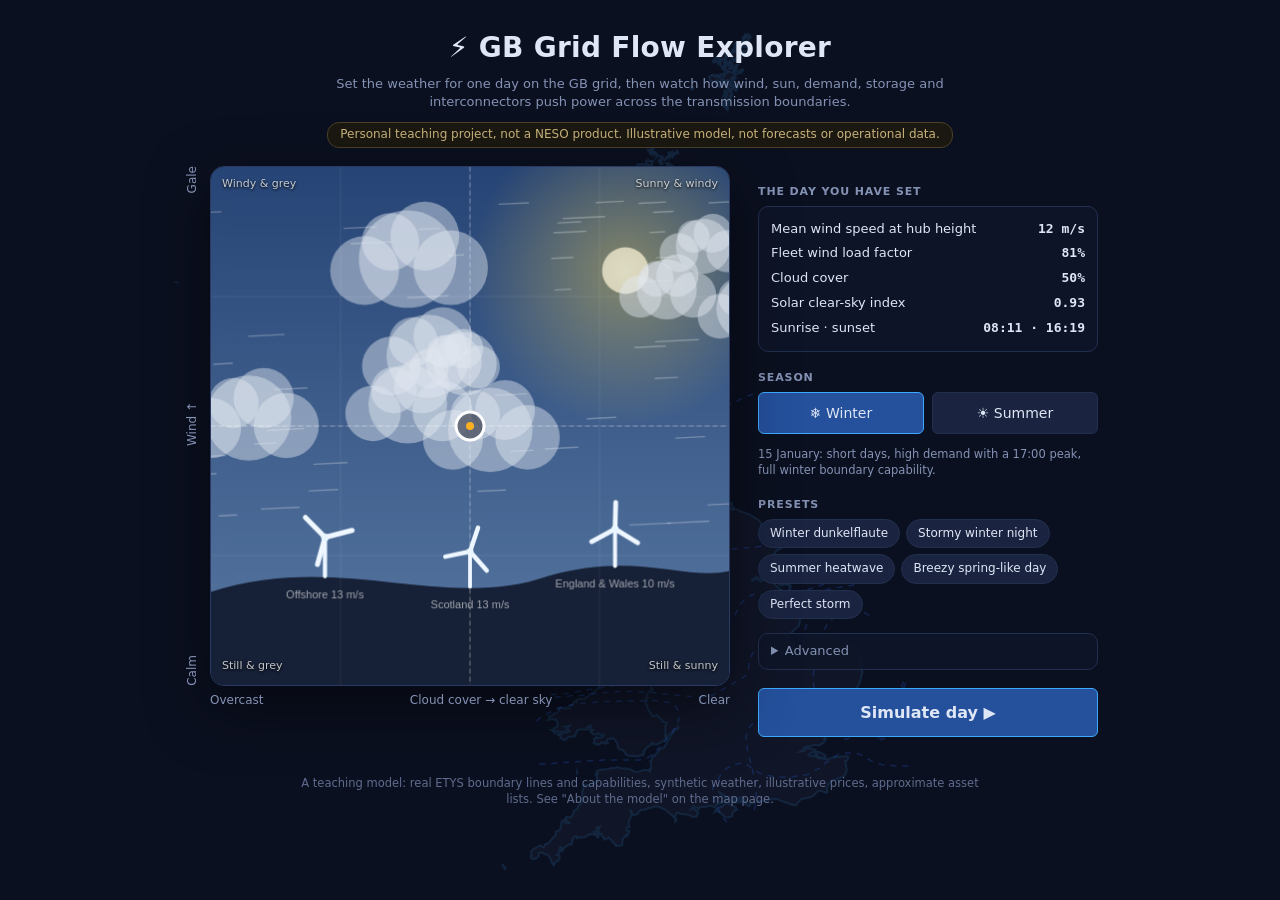
<file: index.html>
<!doctype html>
<html lang="en">
<head>
<meta charset="utf-8">
<meta name="viewport" content="width=device-width, initial-scale=1">
<title>GB Grid Flow Explorer</title>
<link rel="icon" href="data:image/svg+xml,%3Csvg xmlns='http://www.w3.org/2000/svg' viewBox='0 0 16 16'%3E%3Cpath d='M9 1 3 9h4l-1 6 6-8H8z' fill='%23ffb020'/%3E%3C/svg%3E">
<link rel="stylesheet" href="css/app.css">
<script>window.GBGFE_STATIC = true;</script>
</head>
<body class="configpage">
<canvas id="bgmap" aria-hidden="true"></canvas>
<div class="config">
  <header>
    <h1>⚡ GB Grid Flow Explorer</h1>
    <p>Set the weather for one day on the GB grid, then watch how wind, sun, demand, storage and interconnectors push power across the transmission boundaries.</p>
    <a id="noticeLink" class="notice" href="map.html#about" title="Opens About the model">Personal teaching project, not a NESO product. Illustrative model, not forecasts or operational data.</a>
  </header>

  <div class="config-grid">
    <div class="padwrap">
      <canvas id="pad" tabindex="0" aria-label="Weather pad: left/right = cloud cover, up/down = wind. Use arrow keys to move."></canvas>
      <span class="corner" style="left:40px;bottom:40px">Still &amp; grey</span>
      <span class="corner" style="right:12px;bottom:40px">Still &amp; sunny</span>
      <span class="corner" style="left:40px;top:10px">Windy &amp; grey</span>
      <span class="corner" style="right:12px;top:10px">Sunny &amp; windy</span>
      <div class="axis-y"><span>Calm</span><span>Wind ↑</span><span>Gale</span></div>
      <div class="axis-x"><span>Overcast</span><span>Cloud cover → clear sky</span><span>Clear</span></div>
    </div>

    <div class="side">
      <h3>The day you have set</h3>
      <div class="readouts" id="readouts"></div>

      <h3>Season</h3>
      <div class="season">
        <button class="btn" data-season="winter">❄ Winter</button>
        <button class="btn" data-season="summer">☀ Summer</button>
      </div>
      <p class="dim small" id="seasonNote"></p>

      <h3>Presets</h3>
      <div class="chips" id="presets"></div>

      <details class="adv">
        <summary>Advanced</summary>
        <label>Random seed <input type="number" id="seed" min="0" max="999999" step="1"></label>
        <label>Weather front <span><input type="checkbox" id="front"> <span class="dim small">wind sweeps north to south</span></span></label>
        <label>Summer derate <span><input type="range" id="derate" min="0.7" max="1" step="0.01"> <b class="mono" id="derateVal"></b></span></label>
        <label>Storage start SoC <span><input type="range" id="soc" min="0" max="1" step="0.05"> <b class="mono" id="socVal"></b></span></label>
        <p class="dim small">The same pad position and seed always give the same day. The summer derate is an assumption: ETYS only publishes winter capabilities. Storage ends the day where it started.</p>
      </details>

      <button class="btn go" id="go">Simulate day ▶</button>
      <p class="dim small" id="err"></p>
    </div>
  </div>

  <footer>A teaching model: real ETYS boundary lines and capabilities, synthetic weather, illustrative prices, approximate asset lists. See "About the model" on the map page.</footer>
</div>

<div id="overlay" class="overlay hidden">
  <canvas id="spinCanvas"></canvas>
  <div id="overlayText">Starting the turbines… solving 48 half-hours</div>
  <button class="btn hidden" id="overlayClose">Back</button>
</div>

<script type="module" src="js/config.js"></script>
</body>
</html>
</file>
<file: css/app.css>
:root {
  --bg: #0b1020; --land: #141b2f; --panel: #0f1629; --panel2: #141d36; --line: #22304f; --text: #dfe6f5; --dim: #8492b4;
  --accent: #3fa9ff; --warn: #ff2d55; --amber: #ffb020; --ok: #2ee6a6;
  --sans: "Segoe UI", Inter, system-ui, -apple-system, sans-serif;
  --mono: Consolas, "Cascadia Mono", "SF Mono", monospace;
}
* { box-sizing: border-box; }
html, body { height: 100%; margin: 0; background: var(--bg); color: var(--text); font: 13px/1.45 var(--sans); }
a { color: var(--accent); }
h2 { margin: 0 0 6px; font-size: 18px; }
h3 { margin: 14px 0 6px; font-size: 11px; letter-spacing: .08em; text-transform: uppercase; color: var(--dim); font-weight: 600; }
h3:first-child { margin-top: 0; }
h4 { margin: 12px 0 4px; font-size: 12.5px; }
.dim { color: var(--dim); } .small { font-size: 11.5px; } .mono { font-family: var(--mono); font-variant-numeric: tabular-nums; }
.warn { color: var(--warn); } .hidden { display: none !important; }
.hint { text-transform: none; letter-spacing: 0; font-weight: 400; color: #5f6c8e; margin-left: 4px; }
.spacer { flex: 1; }
.flag { width: 18px; height: 12px; vertical-align: -1px; border-radius: 1px; }
code { font-family: var(--mono); font-size: 12px; background: #1a2440; padding: 0 4px; border-radius: 3px; }

.btn, button.btn { display: inline-flex; align-items: center; gap: 6px; padding: 6px 12px; background: #1a2440; color: var(--text);
  border: 1px solid var(--line); border-radius: 6px; font: inherit; cursor: pointer; text-decoration: none; }
.btn:hover { background: #22305a; } .btn.primary { background: #24509c; border-color: #3566c2; }
.btn.small { padding: 4px 9px; font-size: 12px; }
button.icon { display: inline-flex; align-items: center; justify-content: center; width: 26px; height: 26px; padding: 0; border: 1px solid transparent;
  background: transparent; color: var(--dim); border-radius: 5px; cursor: pointer; }
button.icon:hover { background: #1a2440; color: var(--text); }
button.icon.on { color: var(--text); }
button:focus-visible, a:focus-visible, [tabindex]:focus-visible, input:focus-visible { outline: 2px solid var(--accent); outline-offset: 1px; }
button.link { background: none; border: 0; color: var(--dim); cursor: pointer; padding: 4px 0; text-decoration: underline; font: inherit; }

/* ---------------------------------------------------------------- map page */
.topbar { height: 46px; display: flex; align-items: center; gap: 14px; padding: 0 14px; border-bottom: 1px solid var(--line); background: #0d1326; }
.brand { font-weight: 700; font-size: 15px; color: var(--text); text-decoration: none; white-space: nowrap; }
.wx { padding: 4px 10px; border: 1px solid var(--line); border-radius: 14px; background: #121a31; white-space: nowrap; overflow: hidden; text-overflow: ellipsis; }
.topbar .btn, .topbar .wx, .topbar .brand { flex-shrink: 0; white-space: nowrap; }
.notice { cursor: pointer; font-family: inherit; }
.notice:hover, .config header a.notice:hover { text-decoration: underline; }
.topbar .notice { min-width: 0; flex: 0 1 auto; background: none; border: 0; padding: 0; font-size: 11.5px; color: #c9b27a; white-space: nowrap; overflow: hidden; text-overflow: ellipsis; }
.config header a.notice { display: inline-block; margin-top: 10px; text-decoration: none; padding: 3px 12px; font-size: 12px; color: #c9b27a; border: 1px solid #4a4128; border-radius: 12px; background: #1a1810; }
.busy { color: var(--amber); display: inline-flex; align-items: center; gap: 6px; }
.spinner { width: 12px; height: 12px; border: 2px solid var(--amber); border-right-color: transparent; border-radius: 50%; animation: spin .8s linear infinite; }
@keyframes spin { to { transform: rotate(360deg); } }

.app { display: grid; grid-template-columns: 252px minmax(0, 1fr) 286px; grid-template-rows: minmax(0, 1fr) 196px; height: calc(100vh - 46px); }
.panel { background: var(--panel); padding: 12px; overflow-y: auto; min-height: 0; }
.panel.left { border-right: 1px solid var(--line); grid-row: 1; }
.panel.right { border-left: 1px solid var(--line); grid-row: 1; }
.mapcol { position: relative; overflow: hidden; grid-row: 1; min-width: 0; }
#map { display: block; cursor: grab; touch-action: none; }
.bottom { grid-column: 1 / -1; border-top: 1px solid var(--line); background: #0d1326; display: flex; flex-direction: column; min-height: 0; padding: 6px 12px 4px; }

.layer { display: flex; align-items: center; gap: 2px; padding: 1px 0; }
.layer .lname { flex: 1; margin-left: 6px; line-height: 1.2; }
.layer button.icon { width: 24px; height: 24px; color: #4a5679; }
.layer button.icon.on { color: var(--text); }
.layer button.pow.on { color: var(--ok); }
.layer button.solo.on { color: var(--amber); }
.icon-spacer { width: 24px; display: inline-block; }
.swatch { display: inline-block; width: 10px; height: 10px; border-radius: 50%; flex: none; margin-right: 4px; }
.sep { border-top: 1px solid var(--line); margin: 6px 0; }
.row2 { display: flex; gap: 6px; margin-top: 6px; } .row2 .btn { flex: 1; justify-content: center; }
label.check { display: flex; gap: 7px; align-items: flex-start; margin: 4px 0; cursor: pointer; }
label.check input { margin-top: 2px; accent-color: var(--accent); }

.missions-box { margin-top: 10px; border-top: 1px solid var(--line); padding-top: 8px; }
.collapsible { cursor: pointer; user-select: none; } .collapsible::before { content: "▾ "; }
.missions-box.collapsed .collapsible::before { content: "▸ "; } .missions-box.collapsed #missions { display: none; }
.pill { background: #1a2440; border-radius: 10px; padding: 1px 7px; color: var(--text); letter-spacing: 0; }
.mission { border: 1px solid var(--line); border-radius: 6px; margin: 5px 0; background: var(--panel2); }
.m-head { display: flex; gap: 8px; align-items: center; padding: 6px 8px; cursor: pointer; }
.m-tick { width: 20px; height: 20px; border-radius: 50%; background: #22305a; display: inline-flex; align-items: center; justify-content: center; font-size: 11px; flex: none; }
.mission.done .m-tick { background: var(--ok); color: #05291e; font-weight: 700; }
.m-title { font-weight: 600; }
.m-body { display: none; padding: 0 9px 8px; font-size: 12px; } .m-body p { margin: 4px 0; }
.mission.open .m-body { display: block; }
.m-why { color: #bff7e4; } .m-hint { color: var(--dim); }

.bars { display: flex; flex-direction: column; gap: 7px; }
.bbar { cursor: pointer; padding: 2px 4px; border-radius: 4px; }
.bbar:hover, .bbar.sel { background: #18213d; }
.bbar-top { display: flex; justify-content: space-between; font-size: 12px; }
.bname { font-weight: 700; }
.btrack { position: relative; height: 9px; background: #1a2440; border-radius: 3px; overflow: hidden; margin-top: 2px; }
.bfill, .bghost { position: absolute; top: 0; bottom: 0; left: 0; transition: width .25s ease; }
.bghost { background: repeating-linear-gradient(90deg, rgba(255,45,85,.55) 0 3px, transparent 3px 6px); }
.b100 { position: absolute; top: -1px; bottom: -1px; left: 66%; width: 2px; background: rgba(255,255,255,.55); }
.ctr { display: flex; flex-direction: column; padding: 7px 0; border-bottom: 1px solid var(--line); }
.ctr span { color: var(--dim); font-size: 11.5px; } .ctr b { font-size: 19px; font-weight: 600; } .ctr small { color: #6f7b9c; font-size: 11px; }
.warnbox { background: rgba(255,45,85,.12); border: 1px solid rgba(255,45,85,.4); border-radius: 6px; padding: 6px 8px; }

.controls { display: flex; align-items: center; gap: 4px; height: 34px; }
.controls button.icon { width: 30px; height: 30px; color: var(--text); }
.controls button.play { background: #24509c; }
.controls button.on { color: var(--amber); }
.speed { display: inline-flex; align-items: center; gap: 6px; margin-left: 14px; color: var(--dim); }
.speed input { width: 120px; accent-color: var(--accent); }
.clock { font-size: 20px; font-weight: 600; margin-left: 18px; }
.sp { color: var(--dim); margin-left: 10px; }
.sun { color: #ffd84d; white-space: pre; }
.chartwrap { position: relative; flex: 1; min-height: 0; }
#chart { width: 100%; height: 100%; display: block; cursor: col-resize; }
.chart-legend { display: flex; flex-wrap: wrap; gap: 2px 12px; font-size: 10.5px; color: var(--dim); padding-top: 2px; }
.chart-legend i { display: inline-block; width: 9px; height: 9px; margin-right: 4px; vertical-align: -1px; border-radius: 2px; }
.chart-legend i.line { height: 2px; background: #fff; vertical-align: 2px; width: 12px; }
.chart-legend i.hatch { background: repeating-linear-gradient(135deg, rgba(255,45,85,.8) 0 2px, transparent 2px 4px); }

.tooltip { position: absolute; pointer-events: none; display: none; background: rgba(6,10,22,.94); border: 1px solid var(--line);
  padding: 6px 9px; border-radius: 6px; max-width: 280px; z-index: 6; font-size: 12px; }
.card { position: absolute; top: 12px; right: 12px; width: 360px; max-height: calc(100% - 24px); overflow-y: auto; background: rgba(13,19,38,.97);
  border: 1px solid var(--line); border-radius: 10px; padding: 14px 16px; z-index: 5; box-shadow: 0 10px 30px rgba(0,0,0,.45); }
.card p { margin: 6px 0; }
.card .close { position: absolute; top: 8px; right: 8px; }
.card-kicker { font-size: 11px; letter-spacing: .08em; text-transform: uppercase; color: var(--dim); font-weight: 600; }
.card .big { font-size: 15px; }
.card .action { background: #18213d; border-radius: 6px; padding: 6px 8px; }
.equation { background: #18213d; border-left: 3px solid var(--accent); border-radius: 4px; padding: 8px 10px; margin: 8px 0; line-height: 1.6; }
table.kv { width: 100%; border-collapse: collapse; margin: 6px 0; font-size: 12px; }
table.kv td { padding: 2px 0; vertical-align: top; } table.kv td:first-child { color: var(--dim); padding-right: 10px; white-space: nowrap; }
table.kv td:last-child { text-align: right; }
canvas.spark { width: 100%; height: 110px; display: block; margin-top: 8px; background: #0e152b; border-radius: 6px; }
canvas.spark.short { height: 70px; }
.spark-legend { display: flex; flex-wrap: wrap; gap: 2px 10px; font-size: 10.5px; color: var(--dim); margin: 3px 0 6px; }
.spark-legend i { display: inline-block; width: 14px; border-top: 2px solid; margin-right: 4px; vertical-align: 3px; }

.maptools { position: absolute; left: 10px; top: 10px; }
.maptools button.icon { background: rgba(13,19,38,.85); border-color: var(--line); color: var(--text); }
.maphelp { position: absolute; left: 44px; top: 15px; font-size: 11px; pointer-events: none; }
.toasts { position: absolute; left: 12px; bottom: 12px; display: flex; flex-direction: column; gap: 8px; z-index: 8; width: min(400px, calc(100% - 24px)); }
.toast { background: rgba(13,19,38,.97); border: 1px solid var(--line); border-left: 4px solid var(--accent); border-radius: 8px; padding: 9px 12px;
  box-shadow: 0 8px 24px rgba(0,0,0,.45); cursor: pointer; transition: opacity .4s; animation: rise .25s ease; }
.toast.success { border-left-color: var(--ok); } .toast.error { border-left-color: var(--warn); } .toast.fade { opacity: 0; }
@keyframes rise { from { transform: translateY(8px); opacity: 0; } }

.modal { position: fixed; inset: 0; background: rgba(3,6,14,.7); display: flex; align-items: center; justify-content: center; z-index: 20; padding: 16px; }
.modal-box { position: relative; background: #0f1629; border: 1px solid var(--line); border-radius: 12px; padding: 22px 26px; max-width: 680px; max-height: 88vh; overflow-y: auto; }
.modal-box .close { position: absolute; top: 10px; right: 10px; font-size: 16px; }
.modal-box ul { padding-left: 18px; }
table.data-table { font-size: 11.5px; margin: 8px 0; }
table.data-table th { text-align: left; color: var(--dim); font-weight: 600; padding: 3px 8px 3px 0; border-bottom: 1px solid var(--line); }
table.data-table td { padding: 4px 8px 4px 0; border-bottom: 1px solid var(--line); text-align: left !important; white-space: normal !important; } .modal-box li { margin: 5px 0; }

/* ---------------------------------------------------------------- config page */
.configpage { overflow-x: hidden; }
#bgmap { position: fixed; inset: 0; z-index: 0; }
.config { position: relative; z-index: 1; min-height: 100vh; display: flex; flex-direction: column; align-items: center; padding: 28px 16px 40px; }
.config header { text-align: center; margin-bottom: 18px; }
.config header h1 { margin: 0; font-size: 28px; letter-spacing: .01em; }
.config header p { margin: 6px 0 0; color: var(--dim); max-width: 640px; }
.config-grid { display: grid; grid-template-columns: auto 340px; gap: 28px; align-items: start; }
.padwrap { position: relative; padding: 0 0 28px 28px; }
#pad { width: min(520px, calc(100vw - 80px)); aspect-ratio: 1; display: block; border-radius: 14px; border: 1px solid #2b3a62;
  box-shadow: 0 20px 60px rgba(0,0,0,.5); cursor: crosshair; touch-action: none; }
.axis-x { position: absolute; left: 28px; right: 0; bottom: 4px; display: flex; justify-content: space-between; color: var(--dim); font-size: 12px; }
.axis-y { position: absolute; left: 0; top: 0; bottom: 28px; width: 22px; display: flex; flex-direction: column-reverse; justify-content: space-between; align-items: center; color: var(--dim); font-size: 12px; }
.axis-y span { writing-mode: vertical-rl; transform: rotate(180deg); }
.corner { position: absolute; font-size: 11px; color: rgba(255,255,255,.75); pointer-events: none; text-shadow: 0 1px 3px #000; }
.side h3 { margin-top: 18px; }
.readouts { background: rgba(15,22,41,.9); border: 1px solid var(--line); border-radius: 10px; padding: 10px 12px; }
.readouts div { display: flex; justify-content: space-between; padding: 3px 0; }
.readouts b { font-family: var(--mono); }
.season { display: flex; gap: 8px; }
.season button { flex: 1; padding: 10px; font-size: 14px; justify-content: center; }
.season button.on { background: #24509c; border-color: #3fa9ff; }
.chips { display: flex; flex-wrap: wrap; gap: 6px; }
.chips button { border-radius: 16px; padding: 5px 11px; font-size: 12px; }
.chips button.on { border-color: var(--amber); }
details.adv { margin-top: 14px; background: rgba(15,22,41,.9); border: 1px solid var(--line); border-radius: 10px; padding: 8px 12px; }
details.adv summary { cursor: pointer; color: var(--dim); }
details.adv label { display: flex; justify-content: space-between; align-items: center; gap: 10px; margin: 8px 0; }
details.adv input[type=number] { width: 90px; background: #1a2440; color: var(--text); border: 1px solid var(--line); border-radius: 4px; padding: 3px 6px; font: inherit; }
details.adv input[type=range] { width: 130px; accent-color: var(--accent); }
.btn.go { margin-top: 18px; width: 100%; justify-content: center; font-size: 16px; padding: 12px; background: #24509c; border-color: #3fa9ff; font-weight: 600; }
.btn.go:hover { background: #2c61bd; }
.overlay { position: fixed; inset: 0; z-index: 30; background: rgba(5,8,18,.88); display: flex; flex-direction: column; align-items: center; justify-content: center; gap: 12px; }
#spinCanvas { width: 260px; height: 140px; }
.config footer { margin-top: 26px; color: #5f6c8e; font-size: 11.5px; text-align: center; max-width: 700px; }

@media (max-width: 1100px) {
  .app { grid-template-columns: 232px minmax(0, 1fr) 250px; }
  .maphelp { display: none; }
  .card { width: 320px; }
}
@media (max-width: 900px) {
  .config-grid { grid-template-columns: 1fr; }
  .padwrap { justify-self: center; }
}
/* diagnostics panel */
.diag { z-index: 30; }
.diag-box { max-width: 760px; width: 100%; }
.diag-title { margin-top: 0; padding-right: 24px; }
.diag-err { background: #0b1122; border: 1px solid var(--line); border-radius: 6px; padding: 8px 10px; margin: 8px 0; white-space: pre-wrap; word-break: break-word; }
.diag-err details { margin-top: 6px; } .diag-err pre { max-height: 180px; overflow: auto; margin: 4px 0 0; font-size: 11px; }
.diag-table td:first-child { white-space: normal; } .diag-table td.ok { color: var(--ok); } .diag-table td.bad { color: var(--warn); }
.diag-actions { display: flex; flex-wrap: wrap; gap: 8px; align-items: center; margin: 12px 0 6px; }
.diag-actions button:disabled { opacity: .5; cursor: default; }
</file>
